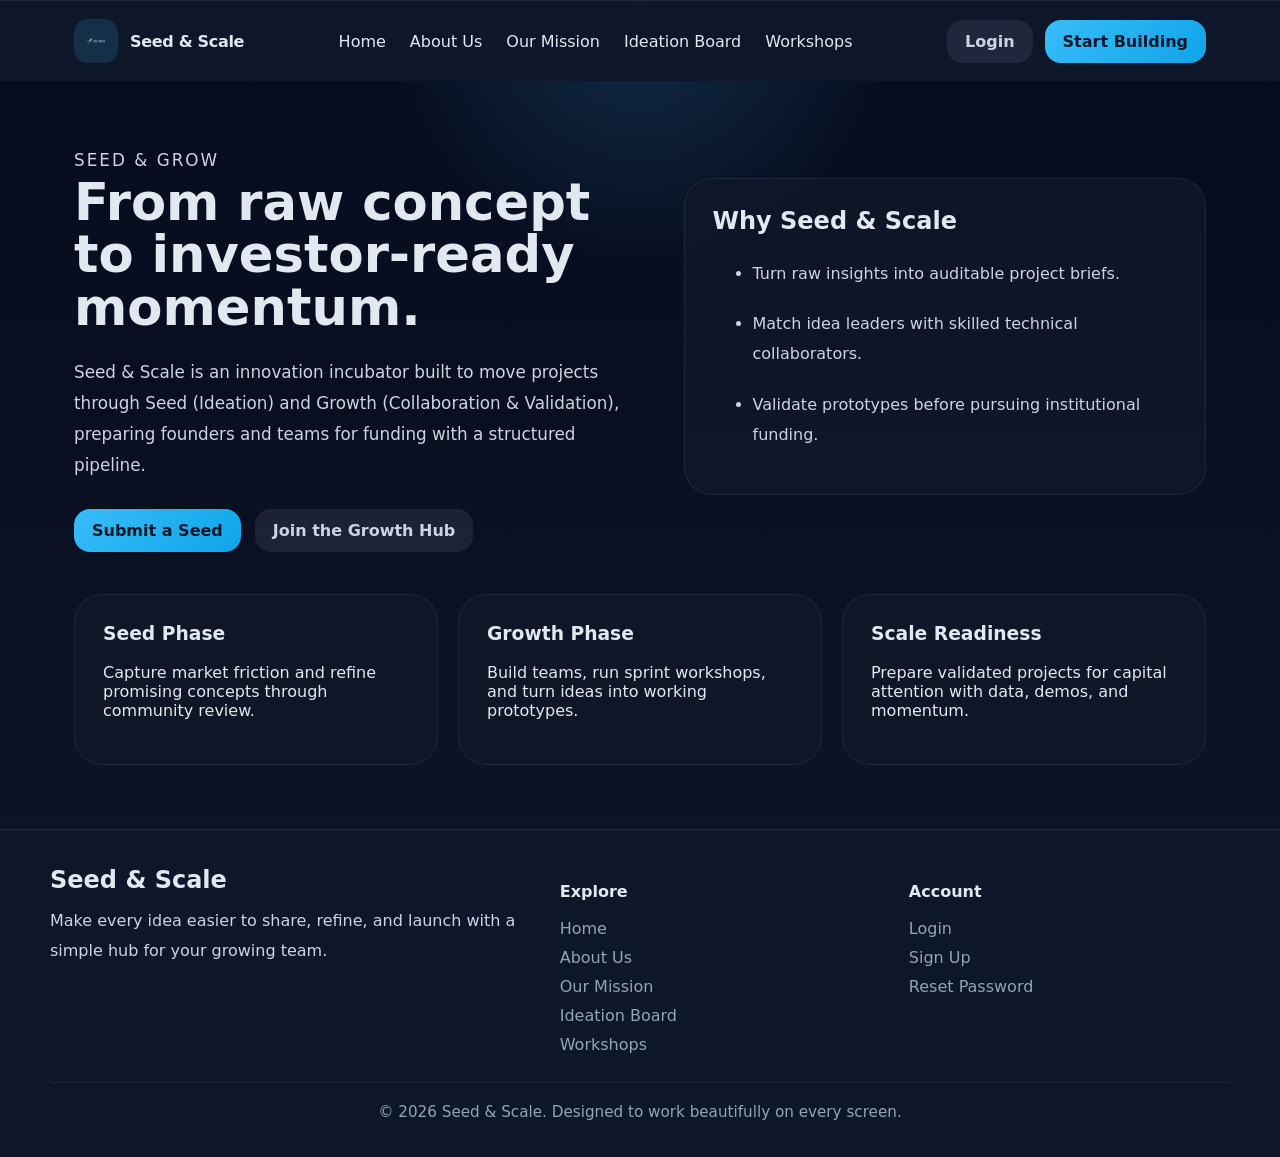
<file: index.html>
﻿<!DOCTYPE html>
<html lang="en">
<head>
  <meta charset="UTF-8" />
  <meta name="viewport" content="width=device-width, initial-scale=1.0" />
  <title>Seed & Scale | Grow your ideas</title>
  <link rel="stylesheet" href="Style/style.css" />
</head>
<body>
  <header class="site-header">
    <div class="header-container">
      <a href="index.html" class="logo-container">
        <img src="Media/logo.png" alt="Seed & Scale logo" class="site-logo" />
        <span class="brand-name">Seed & Scale</span>
      </a>
      <nav class="site-nav" aria-label="Primary navigation">
        <ul>
          <li><a href="index.html">Home</a></li>
          <li><a href="pages/about.html">About Us</a></li>
          <li><a href="pages/our_mission.html">Our Mission</a></li>
          <li><a href="pages/ideation-board.html">Ideation Board</a></li>
          <li><a href="pages/workshops.html">Workshops</a></li>
        </ul>
      </nav>
      <div class="auth-group">
        <a href="pages/login.html" class="btn-text">Login</a>
        <a href="pages/signup.html" class="btn-cta">Start Building</a>
      </div>
      <button class="hamburger" type="button" aria-label="Toggle navigation">
        <span class="bar"></span>
        <span class="bar"></span>
        <span class="bar"></span>
      </button>
    </div>
  </header>

  <main class="page-content">
    <section class="hero">
      <div class="hero-copy">
        <p class="eyebrow">Seed & Grow</p>
        <h1>From raw concept to investor-ready momentum.</h1>
        <p>Seed & Scale is an innovation incubator built to move projects through Seed (Ideation) and Growth (Collaboration & Validation), preparing founders and teams for funding with a structured pipeline.</p>
        <div class="hero-actions">
          <a href="pages/ideation-board.html" class="btn-cta">Submit a Seed</a>
          <a href="pages/workshops.html" class="btn-text">Join the Growth Hub</a>
        </div>
      </div>
      <div class="hero-card">
        <h2>Why Seed & Scale</h2>
        <ul class="section-deck">
          <li>Turn raw insights into auditable project briefs.</li>
          <li>Match idea leaders with skilled technical collaborators.</li>
          <li>Validate prototypes before pursuing institutional funding.</li>
        </ul>
      </div>
    </section>

    <section class="feature-grid">
      <article class="feature-card">
        <h3>Seed Phase</h3>
        <p>Capture market friction and refine promising concepts through community review.</p>
      </article>
      <article class="feature-card">
        <h3>Growth Phase</h3>
        <p>Build teams, run sprint workshops, and turn ideas into working prototypes.</p>
      </article>
      <article class="feature-card">
        <h3>Scale Readiness</h3>
        <p>Prepare validated projects for capital attention with data, demos, and momentum.</p>
      </article>
    </section>
  </main>

  <footer class="site-footer">
    <div class="footer-grid">
      <div class="footer-brand">
        <h2>Seed & Scale</h2>
        <p>Make every idea easier to share, refine, and launch with a simple hub for your growing team.</p>
      </div>
      <div class="footer-links">
        <h3>Explore</h3>
        <ul>
          <li><a href="index.html">Home</a></li>
          <li><a href="pages/about.html">About Us</a></li>
          <li><a href="pages/our_mission.html">Our Mission</a></li>
          <li><a href="pages/ideation-board.html">Ideation Board</a></li>
          <li><a href="pages/workshops.html">Workshops</a></li>
        </ul>
      </div>
      <div class="footer-links">
        <h3>Account</h3>
        <ul>
          <li><a href="pages/login.html">Login</a></li>
          <li><a href="pages/signup.html">Sign Up</a></li>
          <li><a href="pages/forgot_password.html">Reset Password</a></li>
        </ul>
      </div>
    </div>
    <p class="footer-copy">© 2026 Seed & Scale. Designed to work beautifully on every screen.</p>
  </footer>

  <script src="JavaScripts/main.js"></script>
</body>
</html>
</file>
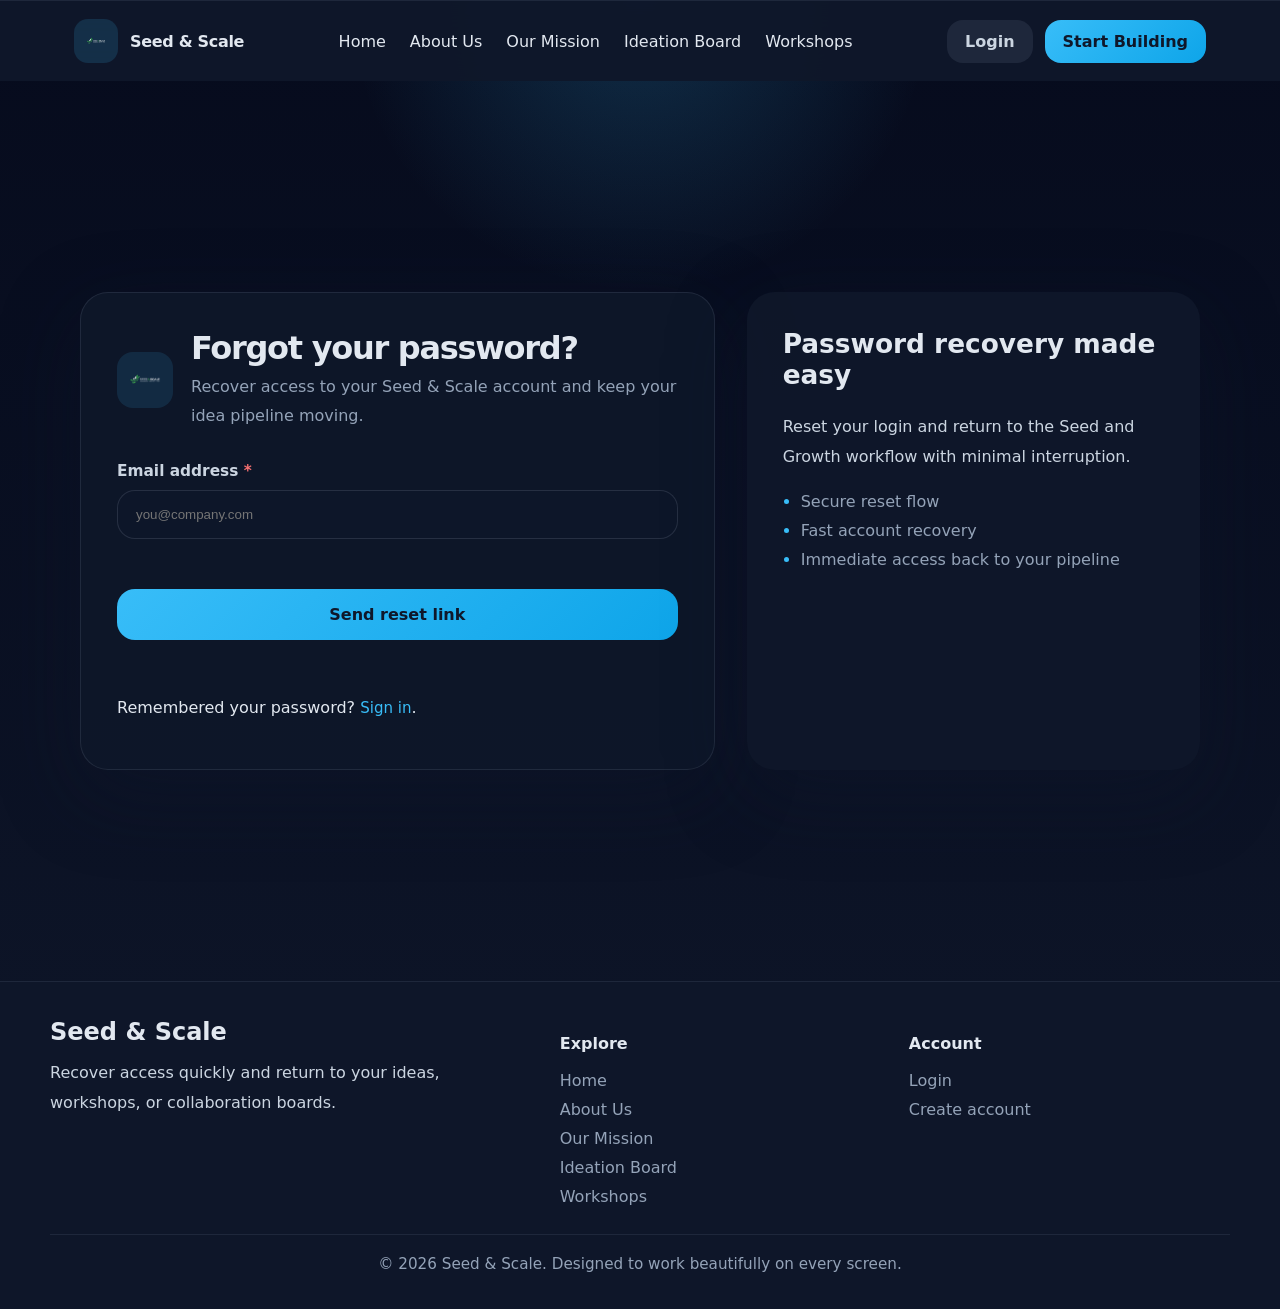
<file: pages/forgot_password.html>
﻿<!DOCTYPE html>
<html lang="en">
<head>
  <meta charset="UTF-8" />
  <meta name="viewport" content="width=device-width, initial-scale=1.0" />
  <title>Forgot Password | Seed & Scale</title>
  <link rel="stylesheet" href="../Style/style.css" />
</head>
<body>
  <header class="site-header">
    <div class="header-container">
      <a href="../index.html" class="logo-container">
        <img src="../Media/logo.png" alt="Seed & Scale logo" class="site-logo" />
        <span class="brand-name">Seed & Scale</span>
      </a>
      <nav class="site-nav" aria-label="Primary navigation">
        <ul>
          <li><a href="../index.html">Home</a></li>
          <li><a href="about.html">About Us</a></li>
          <li><a href="our_mission.html">Our Mission</a></li>
          <li><a href="ideation-board.html">Ideation Board</a></li>
          <li><a href="workshops.html">Workshops</a></li>
        </ul>
      </nav>
      <div class="auth-group">
        <a href="login.html" class="btn-text">Login</a>
        <a href="signup.html" class="btn-cta">Start Building</a>
      </div>
      <button class="hamburger" type="button" aria-label="Toggle navigation">
        <span class="bar"></span>
        <span class="bar"></span>
        <span class="bar"></span>
      </button>
    </div>
  </header>

  <div class="page-shell">
    <main class="login-page">
      <section class="login-panel">
        <div class="login-brand">
          <img src="../Media/logo.png" alt="Seed & Scale logo" class="brand-logo" />
          <div>
            <h1>Forgot your password?</h1>
            <p>Recover access to your Seed & Scale account and keep your idea pipeline moving.</p>
          </div>
        </div>

        <form id="forgotForm" class="login-form" novalidate>
          <div class="field-group">
            <label for="resetEmail" class="required">Email address</label>
            <input id="resetEmail" name="resetEmail" type="email" placeholder="you@company.com" autocomplete="email" required />
            <span class="field-error" id="resetEmailError"></span>
          </div>

          <button type="submit" class="primary-button">Send reset link</button>
          <p class="submit-message" id="resetMessage"></p>
        </form>

        <p class="bottom-note">
          Remembered your password? <a class="text-link" href="login.html">Sign in</a>.
        </p>
      </section>

      <aside class="login-sidecard">
        <div class="sidecard-content">
          <h2>Password recovery made easy</h2>
          <p>Reset your login and return to the Seed and Growth workflow with minimal interruption.</p>
          <ul>
            <li>Secure reset flow</li>
            <li>Fast account recovery</li>
            <li>Immediate access back to your pipeline</li>
          </ul>
        </div>
      </aside>
    </main>
  </div>

  <footer class="site-footer">
    <div class="footer-grid">
      <div class="footer-brand">
        <h2>Seed & Scale</h2>
        <p>Recover access quickly and return to your ideas, workshops, or collaboration boards.</p>
      </div>
      <div class="footer-links">
        <h3>Explore</h3>
        <ul>
          <li><a href="../index.html">Home</a></li>
          <li><a href="about.html">About Us</a></li>
          <li><a href="our_mission.html">Our Mission</a></li>
          <li><a href="ideation-board.html">Ideation Board</a></li>
          <li><a href="workshops.html">Workshops</a></li>
        </ul>
      </div>
      <div class="footer-links">
        <h3>Account</h3>
        <ul>
          <li><a href="login.html">Login</a></li>
          <li><a href="signup.html">Create account</a></li>
        </ul>
      </div>
    </div>
    <p class="footer-copy">© 2026 Seed & Scale. Designed to work beautifully on every screen.</p>
  </footer>

  <script src="../JavaScripts/main.js"></script>
</body>
</html>
</file>
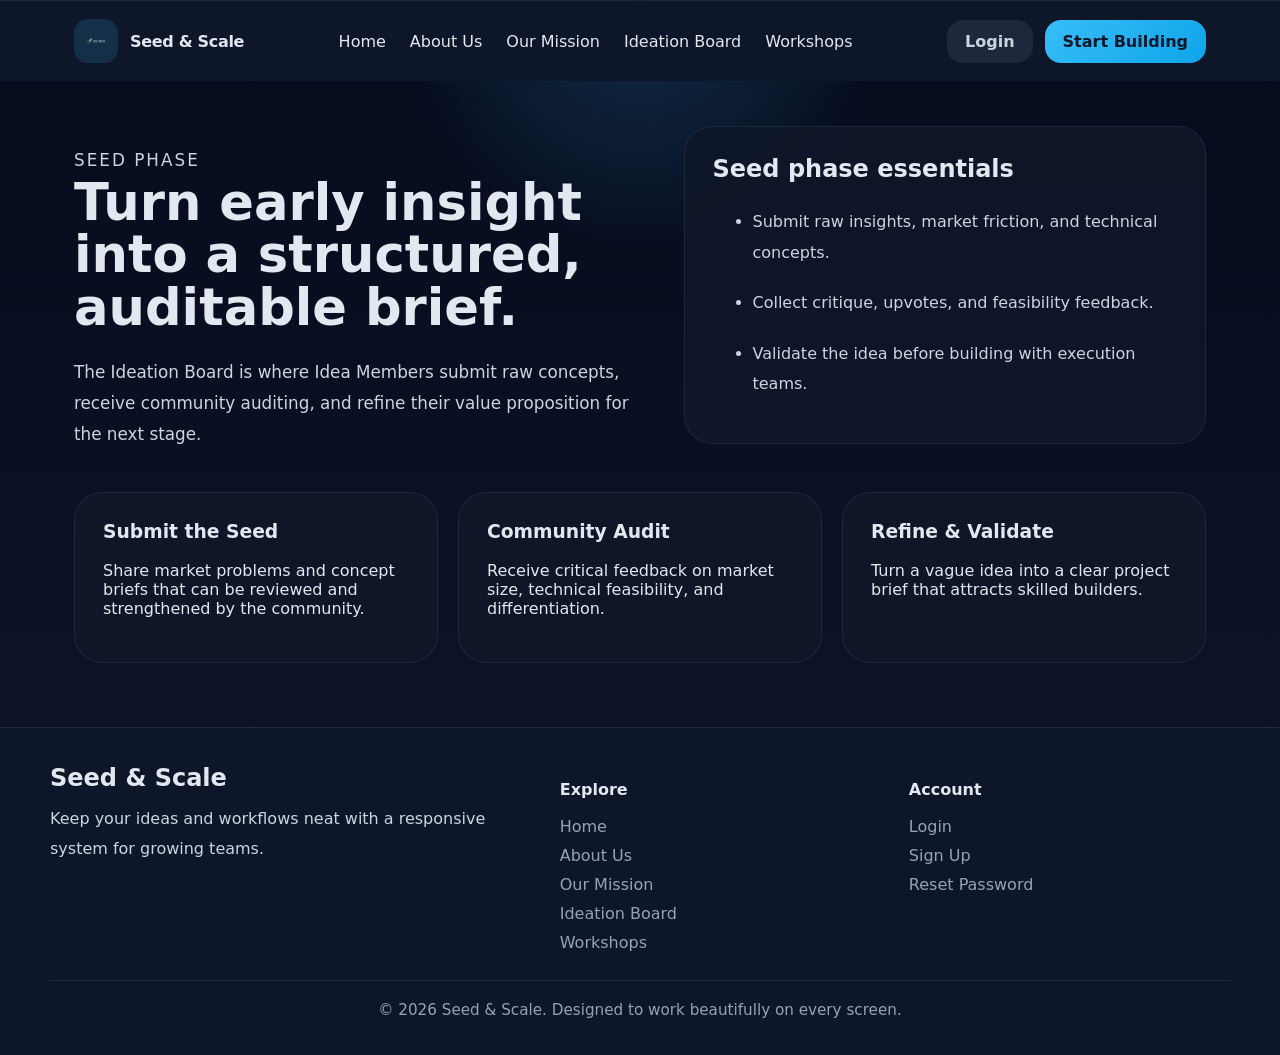
<file: pages/ideation-board.html>
﻿<!DOCTYPE html>
<html lang="en">
<head>
  <meta charset="UTF-8" />
  <meta name="viewport" content="width=device-width, initial-scale=1.0" />
  <title>Idea Board | Seed & Scale</title>
  <link rel="stylesheet" href="../Style/style.css" />
</head>
<body>
  <header class="site-header">
    <div class="header-container">
      <a href="../index.html" class="logo-container">
        <img src="../Media/logo.png" alt="Seed & Scale logo" class="site-logo" />
        <span class="brand-name">Seed & Scale</span>
      </a>
      <nav class="site-nav" aria-label="Primary navigation">
        <ul>
          <li><a href="../index.html">Home</a></li>
          <li><a href="about.html">About Us</a></li>
          <li><a href="our_mission.html">Our Mission</a></li>
          <li><a href="ideation-board.html">Ideation Board</a></li>
          <li><a href="workshops.html">Workshops</a></li>
        </ul>
      </nav>
      <div class="auth-group">
        <a href="login.html" class="btn-text">Login</a>
        <a href="signup.html" class="btn-cta">Start Building</a>
      </div>
      <button class="hamburger" type="button" aria-label="Toggle navigation">
        <span class="bar"></span>
        <span class="bar"></span>
        <span class="bar"></span>
      </button>
    </div>
  </header>

  <main class="page-content">
    <section class="hero">
      <div class="hero-copy">
        <p class="eyebrow">Seed Phase</p>
        <h1>Turn early insight into a structured, auditable brief.</h1>
        <p>The Ideation Board is where Idea Members submit raw concepts, receive community auditing, and refine their value proposition for the next stage.</p>
      </div>
      <div class="hero-card">
        <h2>Seed phase essentials</h2>
        <ul class="section-deck">
          <li>Submit raw insights, market friction, and technical concepts.</li>
          <li>Collect critique, upvotes, and feasibility feedback.</li>
          <li>Validate the idea before building with execution teams.</li>
        </ul>
      </div>
    </section>

    <section class="feature-grid">
      <article class="feature-card">
        <h3>Submit the Seed</h3>
        <p>Share market problems and concept briefs that can be reviewed and strengthened by the community.</p>
      </article>
      <article class="feature-card">
        <h3>Community Audit</h3>
        <p>Receive critical feedback on market size, technical feasibility, and differentiation.</p>
      </article>
      <article class="feature-card">
        <h3>Refine & Validate</h3>
        <p>Turn a vague idea into a clear project brief that attracts skilled builders.</p>
      </article>
    </section>
  </main>

  <footer class="site-footer">
    <div class="footer-grid">
      <div class="footer-brand">
        <h2>Seed & Scale</h2>
        <p>Keep your ideas and workflows neat with a responsive system for growing teams.</p>
      </div>
      <div class="footer-links">
        <h3>Explore</h3>
        <ul>
          <li><a href="../index.html">Home</a></li>
          <li><a href="about.html">About Us</a></li>
          <li><a href="our_mission.html">Our Mission</a></li>
          <li><a href="ideation-board.html">Ideation Board</a></li>
          <li><a href="workshops.html">Workshops</a></li>
        </ul>
      </div>
      <div class="footer-links">
        <h3>Account</h3>
        <ul>
          <li><a href="login.html">Login</a></li>
          <li><a href="signup.html">Sign Up</a></li>
          <li><a href="forgot_password.html">Reset Password</a></li>
        </ul>
      </div>
    </div>
    <p class="footer-copy">© 2026 Seed & Scale. Designed to work beautifully on every screen.</p>
  </footer>

  <script src="../JavaScripts/main.js"></script>
</body>
</html>
</file>
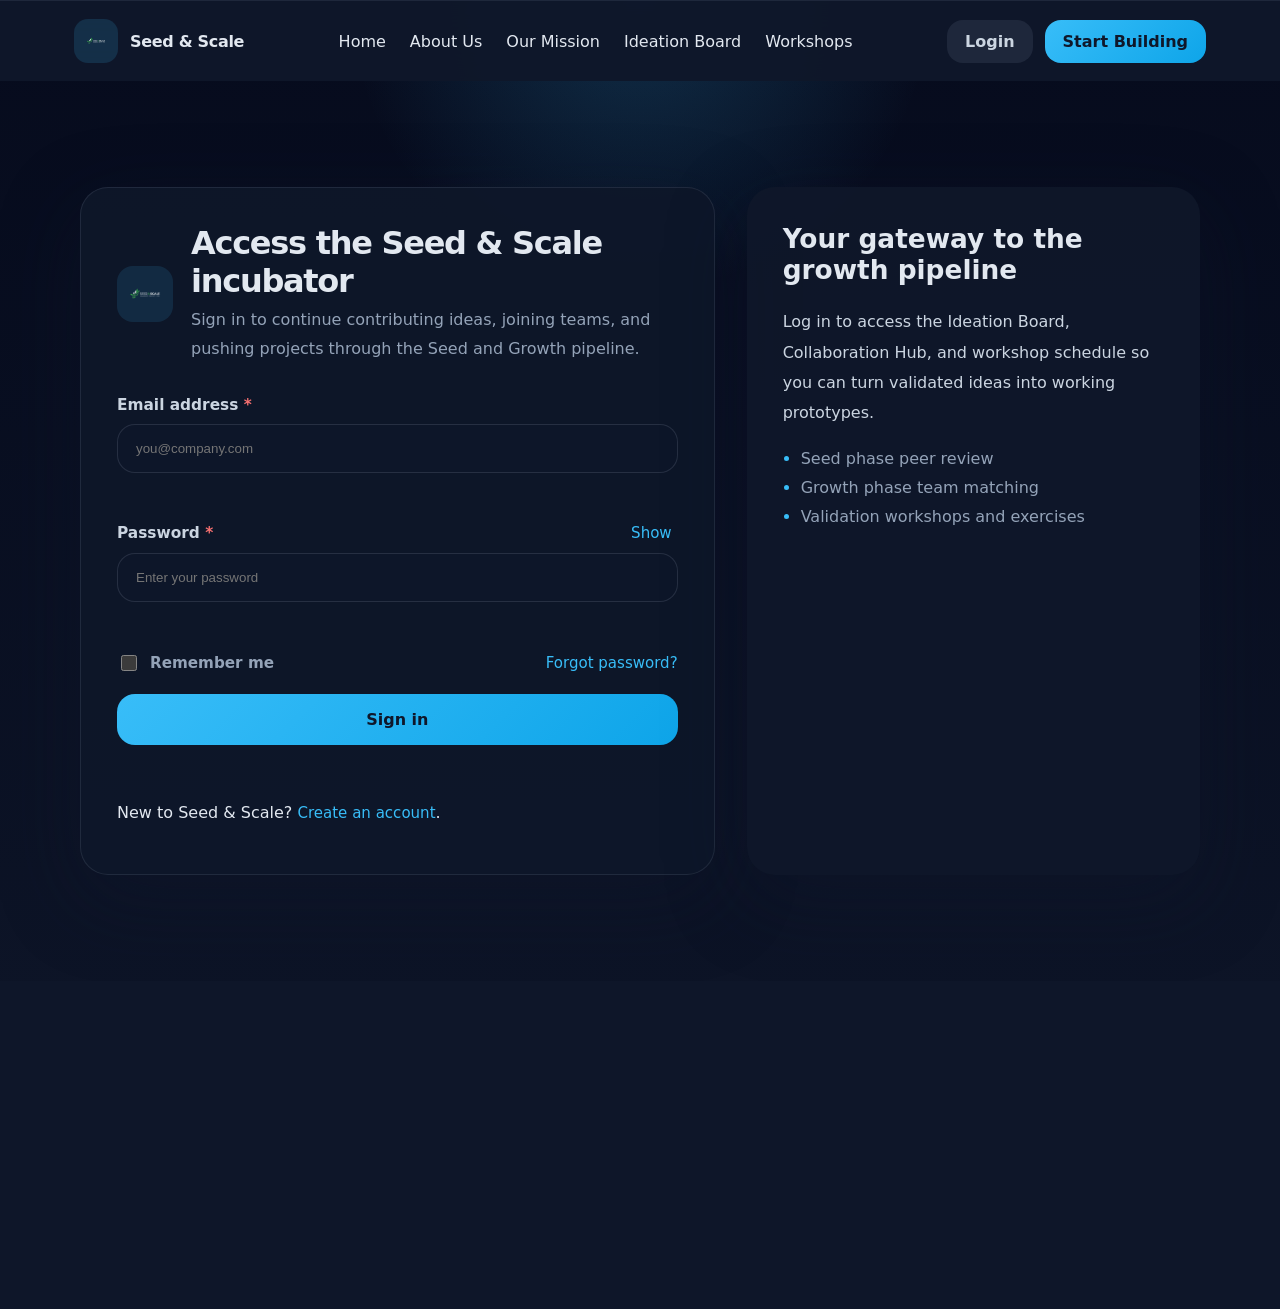
<file: pages/login.html>
﻿<!DOCTYPE html>
<html lang="en">
<head>
  <meta charset="UTF-8" />
  <meta name="viewport" content="width=device-width, initial-scale=1.0" />
  <title>Login | Seed & Scale</title>
  <link rel="stylesheet" href="../Style/style.css" />
</head>
<body>
  <header class="site-header">
    <div class="header-container">
      <a href="../index.html" class="logo-container">
        <img src="../Media/logo.png" alt="Seed & Scale logo" class="site-logo" />
        <span class="brand-name">Seed & Scale</span>
      </a>
      <nav class="site-nav" aria-label="Primary navigation">
        <ul>
          <li><a href="../index.html">Home</a></li>
          <li><a href="about.html">About Us</a></li>
          <li><a href="our_mission.html">Our Mission</a></li>
          <li><a href="ideation-board.html">Ideation Board</a></li>
          <li><a href="workshops.html">Workshops</a></li>
        </ul>
      </nav>
      <div class="auth-group">
        <a href="login.html" class="btn-text">Login</a>
        <a href="signup.html" class="btn-cta">Start Building</a>
      </div>
      <button class="hamburger" type="button" aria-label="Toggle navigation">
        <span class="bar"></span>
        <span class="bar"></span>
        <span class="bar"></span>
      </button>
    </div>
  </header>

  <div class="page-shell">
    <main class="login-page">
      <section class="login-panel">
        <div class="login-brand">
          <img src="../Media/logo.png" alt="Seed & Scale logo" class="brand-logo" />
          <div>
            <h1>Access the Seed & Scale incubator</h1>
            <p>Sign in to continue contributing ideas, joining teams, and pushing projects through the Seed and Growth pipeline.</p>
          </div>
        </div>

        <form id="loginForm" class="login-form" novalidate>
          <div class="field-group">
            <label for="email" class="required">Email address</label>
            <input id="email" name="email" type="email" placeholder="you@company.com" autocomplete="username" required />
            <span class="field-error" id="emailError"></span>
          </div>

          <div class="field-group">
            <div class="field-label-row">
              <label for="password" class="required">Password</label>
              <button type="button" class="link-button" id="togglePassword">Show</button>
            </div>
            <input id="password" name="password" type="password" placeholder="Enter your password" autocomplete="current-password" required />
            <span class="field-error" id="passwordError"></span>
          </div>

          <div class="form-meta">
            <label class="checkbox-label">
              <input type="checkbox" id="remember" name="remember" />
              Remember me
            </label>
            <a href="forgot_password.html" class="text-link">Forgot password?</a>
          </div>

          <button type="submit" class="primary-button">Sign in</button>
          <p class="submit-message" id="submitMessage"></p>
        </form>

        <p class="bottom-note">
          New to Seed & Scale? <a class="text-link" href="signup.html">Create an account</a>.
        </p>
      </section>

      <aside class="login-sidecard">
        <div class="sidecard-content">
          <h2>Your gateway to the growth pipeline</h2>
          <p>Log in to access the Ideation Board, Collaboration Hub, and workshop schedule so you can turn validated ideas into working prototypes.</p>
          <ul>
            <li>Seed phase peer review</li>
            <li>Growth phase team matching</li>
            <li>Validation workshops and exercises</li>
          </ul>
        </div>
      </aside>
    </main>
  </div>

  <footer class="site-footer">
    <div class="footer-grid">
      <div class="footer-brand">
        <h2>Seed & Scale</h2>
        <p>Login and continue building your board, attending workshops, or refining ideas.</p>
      </div>
      <div class="footer-links">
        <h3>Explore</h3>
        <ul>
          <li><a href="../index.html">Home</a></li>
          <li><a href="about.html">About Us</a></li>
          <li><a href="our_mission.html">Our Mission</a></li>
          <li><a href="ideation-board.html">Ideation Board</a></li>
          <li><a href="workshops.html">Workshops</a></li>
        </ul>
      </div>
      <div class="footer-links">
        <h3>Need help?</h3>
        <ul>
          <li><a href="forgot_password.html">Reset Password</a></li>
          <li><a href="signup.html">Create account</a></li>
        </ul>
      </div>
    </div>
    <p class="footer-copy">© 2026 Seed & Scale. Designed to work beautifully on every screen.</p>
  </footer>

  <script src="../JavaScripts/main.js"></script>
</body>
</html>
</file>
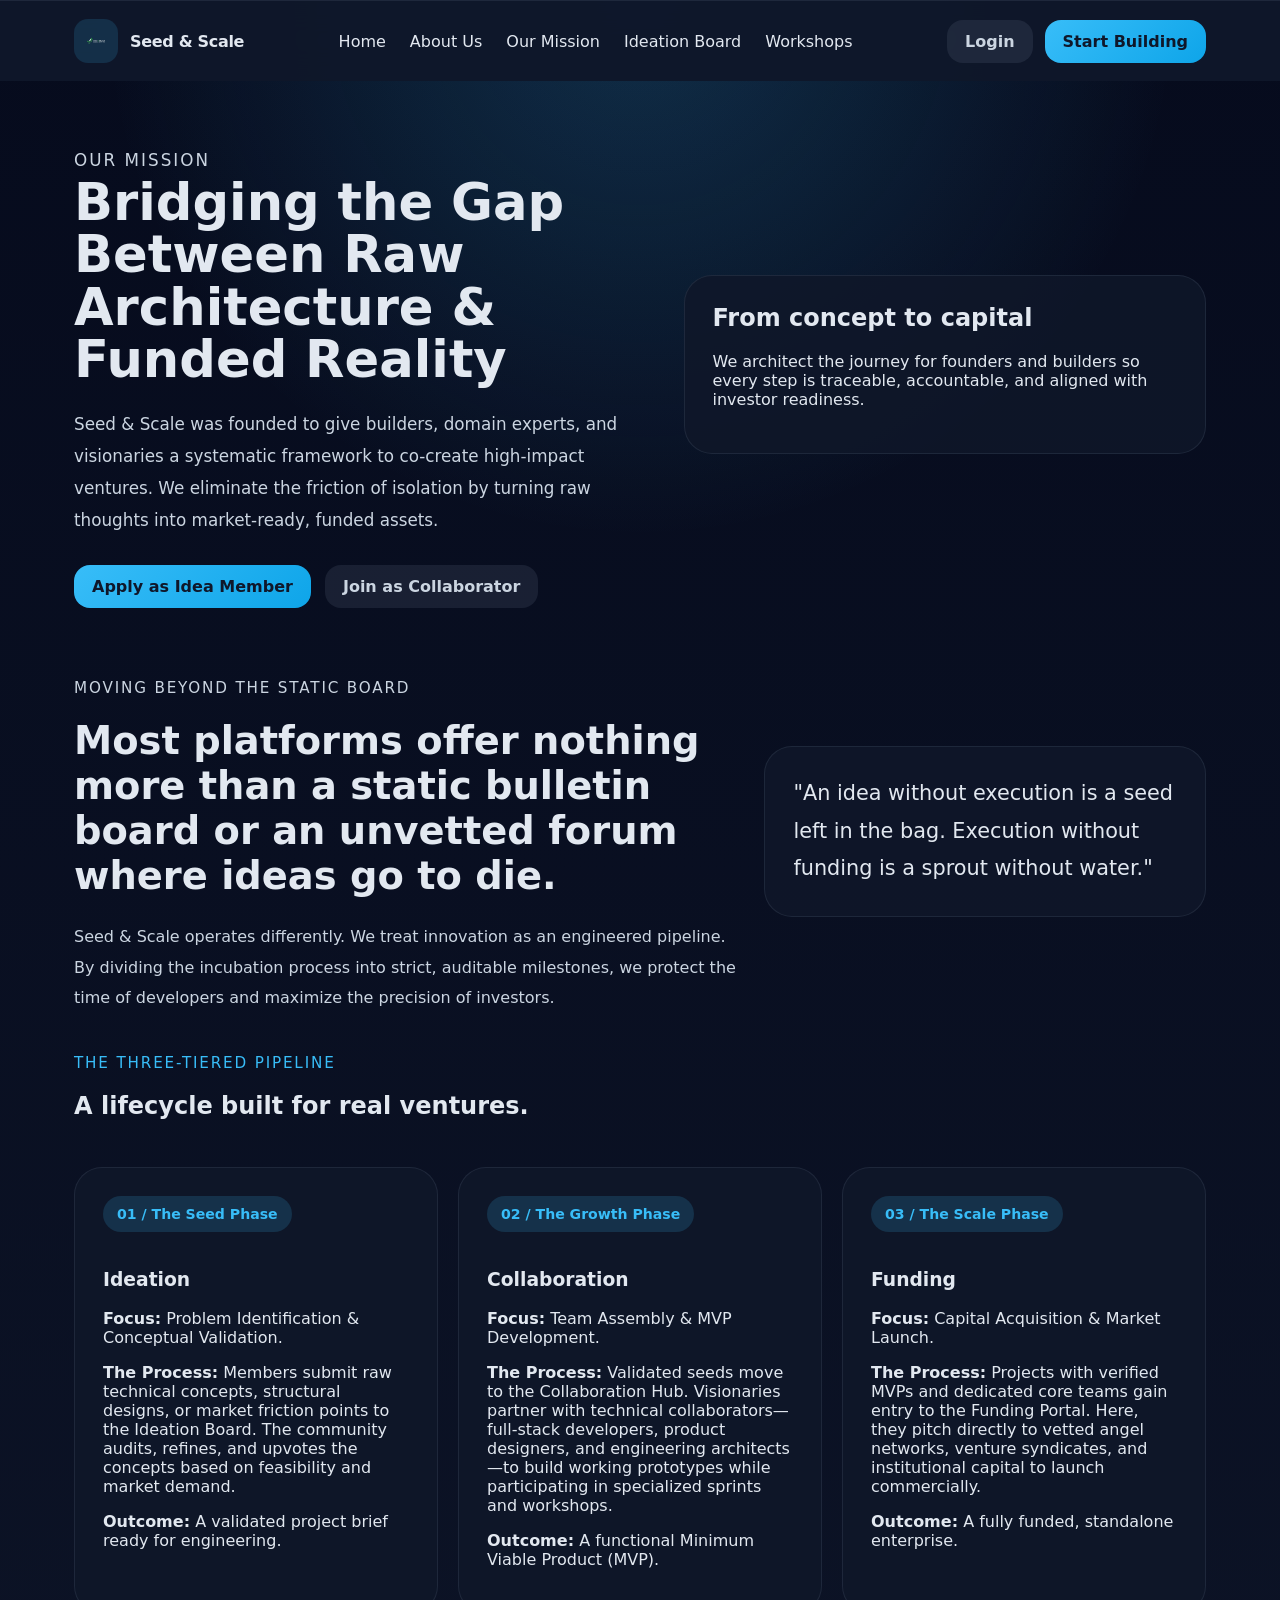
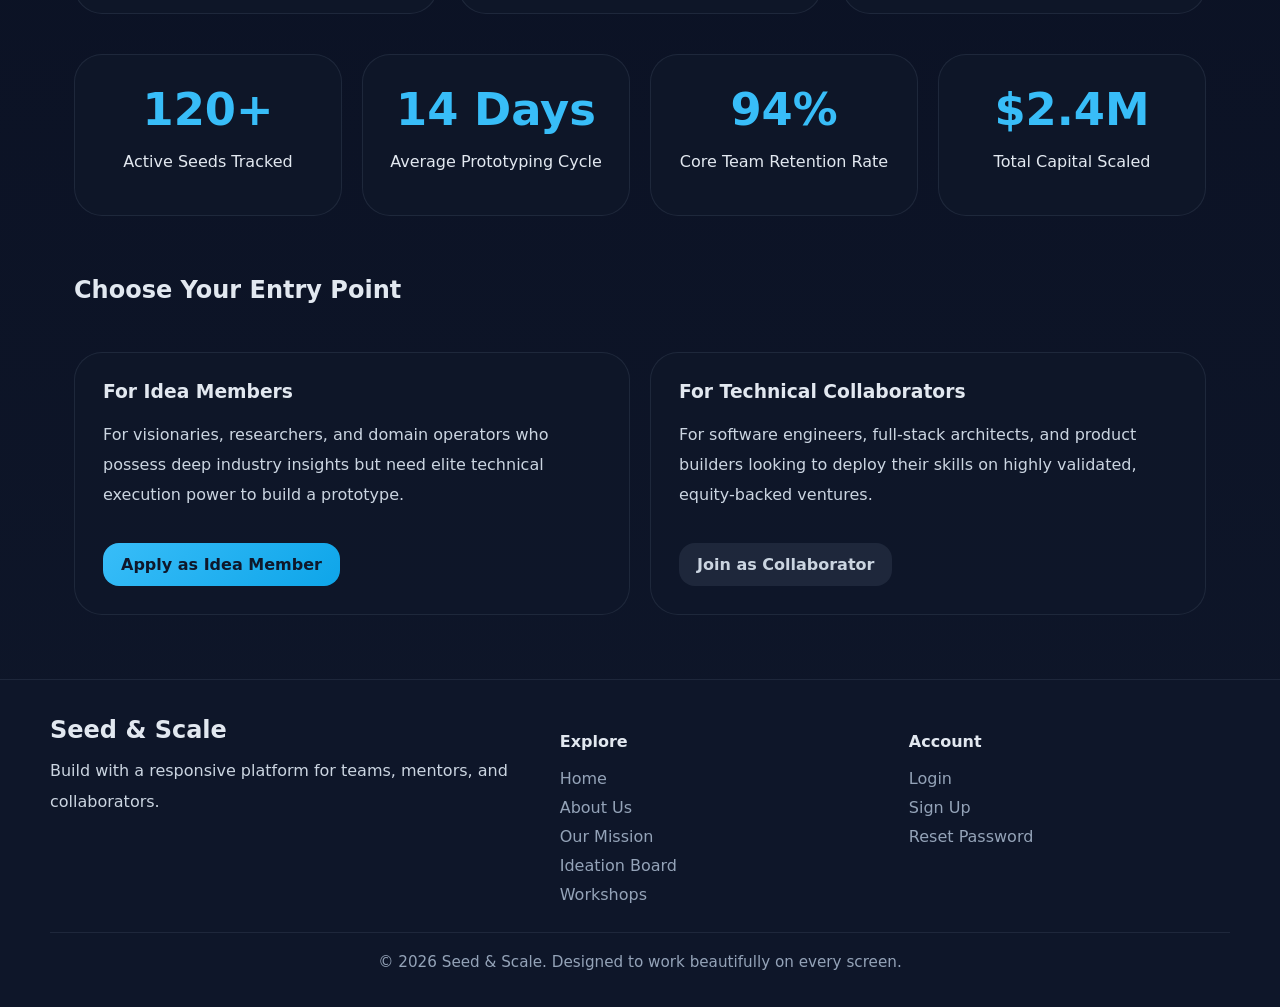
<file: pages/our_mission.html>
<!DOCTYPE html>
<html lang="en">
<head>
  <meta charset="UTF-8" />
  <meta name="viewport" content="width=device-width, initial-scale=1.0" />
  <title>Our Mission | Seed & Scale</title>
  <link rel="stylesheet" href="../Style/style.css" />
</head>
<body>
  <header class="site-header">
    <div class="header-container">
      <a href="../index.html" class="logo-container">
        <img src="../Media/logo.png" alt="Seed & Scale logo" class="site-logo" />
        <span class="brand-name">Seed & Scale</span>
      </a>
      <nav class="site-nav" aria-label="Primary navigation">
        <ul>
          <li><a href="../index.html">Home</a></li>
          <li><a href="about.html">About Us</a></li>
          <li><a href="our_mission.html">Our Mission</a></li>
          <li><a href="ideation-board.html">Ideation Board</a></li>
          <li><a href="workshops.html">Workshops</a></li>
        </ul>
      </nav>
      <div class="auth-group">
        <a href="login.html" class="btn-text">Login</a>
        <a href="signup.html" class="btn-cta">Start Building</a>
      </div>
      <button class="hamburger" type="button" aria-label="Toggle navigation">
        <span class="bar"></span>
        <span class="bar"></span>
        <span class="bar"></span>
      </button>
    </div>
  </header>

  <main class="page-content">
    <section class="hero">
      <div class="hero-copy">
        <p class="eyebrow">OUR MISSION</p>
        <h1>Bridging the Gap Between Raw Architecture & Funded Reality</h1>
        <p class="hero-lead">Seed & Scale was founded to give builders, domain experts, and visionaries a systematic framework to co-create high-impact ventures. We eliminate the friction of isolation by turning raw thoughts into market-ready, funded assets.</p>
        <div class="hero-actions">
          <a href="signup.html" class="btn-cta">Apply as Idea Member</a>
          <a href="login.html" class="btn-text">Join as Collaborator</a>
        </div>
      </div>
      <div class="hero-card">
        <h2>From concept to capital</h2>
        <p>We architect the journey for founders and builders so every step is traceable, accountable, and aligned with investor readiness.</p>
      </div>
    </section>

    <section class="philosophy-section">
      <div class="philosophy-text">
        <p class="eyebrow">Moving Beyond the Static Board</p>
        <h2>Most platforms offer nothing more than a static bulletin board or an unvetted forum where ideas go to die.</h2>
        <p>Seed & Scale operates differently. We treat innovation as an engineered pipeline. By dividing the incubation process into strict, auditable milestones, we protect the time of developers and maximize the precision of investors.</p>
      </div>
      <div class="quote-card">
        <p class="quote">"An idea without execution is a seed left in the bag. Execution without funding is a sprout without water."</p>
      </div>
    </section>

    <section class="pipeline-section">
      <div class="section-headline">
        <p class="eyebrow">The Three-Tiered Pipeline</p>
        <h2>A lifecycle built for real ventures.</h2>
      </div>
      <div class="pipeline-grid">
        <article class="pipeline-card">
          <span class="pipeline-step">01 / The Seed Phase</span>
          <h3>Ideation</h3>
          <p><strong>Focus:</strong> Problem Identification & Conceptual Validation.</p>
          <p><strong>The Process:</strong> Members submit raw technical concepts, structural designs, or market friction points to the Ideation Board. The community audits, refines, and upvotes the concepts based on feasibility and market demand.</p>
          <p><strong>Outcome:</strong> A validated project brief ready for engineering.</p>
        </article>
        <article class="pipeline-card">
          <span class="pipeline-step">02 / The Growth Phase</span>
          <h3>Collaboration</h3>
          <p><strong>Focus:</strong> Team Assembly & MVP Development.</p>
          <p><strong>The Process:</strong> Validated seeds move to the Collaboration Hub. Visionaries partner with technical collaborators—full-stack developers, product designers, and engineering architects—to build working prototypes while participating in specialized sprints and workshops.</p>
          <p><strong>Outcome:</strong> A functional Minimum Viable Product (MVP).</p>
        </article>
        <article class="pipeline-card">
          <span class="pipeline-step">03 / The Scale Phase</span>
          <h3>Funding</h3>
          <p><strong>Focus:</strong> Capital Acquisition & Market Launch.</p>
          <p><strong>The Process:</strong> Projects with verified MVPs and dedicated core teams gain entry to the Funding Portal. Here, they pitch directly to vetted angel networks, venture syndicates, and institutional capital to launch commercially.</p>
          <p><strong>Outcome:</strong> A fully funded, standalone enterprise.</p>
        </article>
      </div>
    </section>

    <section class="metrics-section">
      <div class="stats-grid">
        <article class="metric-card">
          <p class="stat-value">120+</p>
          <p>Active Seeds Tracked</p>
        </article>
        <article class="metric-card">
          <p class="stat-value">14 Days</p>
          <p>Average Prototyping Cycle</p>
        </article>
        <article class="metric-card">
          <p class="stat-value">94%</p>
          <p>Core Team Retention Rate</p>
        </article>
        <article class="metric-card">
          <p class="stat-value">$2.4M</p>
          <p>Total Capital Scaled</p>
        </article>
      </div>
    </section>

    <section class="cta-section">
      <div class="section-headline">
        <h2>Choose Your Entry Point</h2>
      </div>
      <div class="cta-grid">
        <article class="cohort-card">
          <h3>For Idea Members</h3>
          <p>For visionaries, researchers, and domain operators who possess deep industry insights but need elite technical execution power to build a prototype.</p>
          <a href="signup.html" class="btn-cta">Apply as Idea Member</a>
        </article>
        <article class="cohort-card">
          <h3>For Technical Collaborators</h3>
          <p>For software engineers, full-stack architects, and product builders looking to deploy their skills on highly validated, equity-backed ventures.</p>
          <a href="login.html" class="btn-text">Join as Collaborator</a>
        </article>
      </div>
    </section>
  </main>

  <footer class="site-footer">
    <div class="footer-grid">
      <div class="footer-brand">
        <h2>Seed & Scale</h2>
        <p>Build with a responsive platform for teams, mentors, and collaborators.</p>
      </div>
      <div class="footer-links">
        <h3>Explore</h3>
        <ul>
          <li><a href="../index.html">Home</a></li>
          <li><a href="about.html">About Us</a></li>
          <li><a href="our_mission.html">Our Mission</a></li>
          <li><a href="ideation-board.html">Ideation Board</a></li>
          <li><a href="workshops.html">Workshops</a></li>
        </ul>
      </div>
      <div class="footer-links">
        <h3>Account</h3>
        <ul>
          <li><a href="login.html">Login</a></li>
          <li><a href="signup.html">Sign Up</a></li>
          <li><a href="forgot_password.html">Reset Password</a></li>
        </ul>
      </div>
    </div>
    <p class="footer-copy">© 2026 Seed & Scale. Designed to work beautifully on every screen.</p>
  </footer>

  <script src="../JavaScripts/main.js"></script>
</body>
</html>
</file>
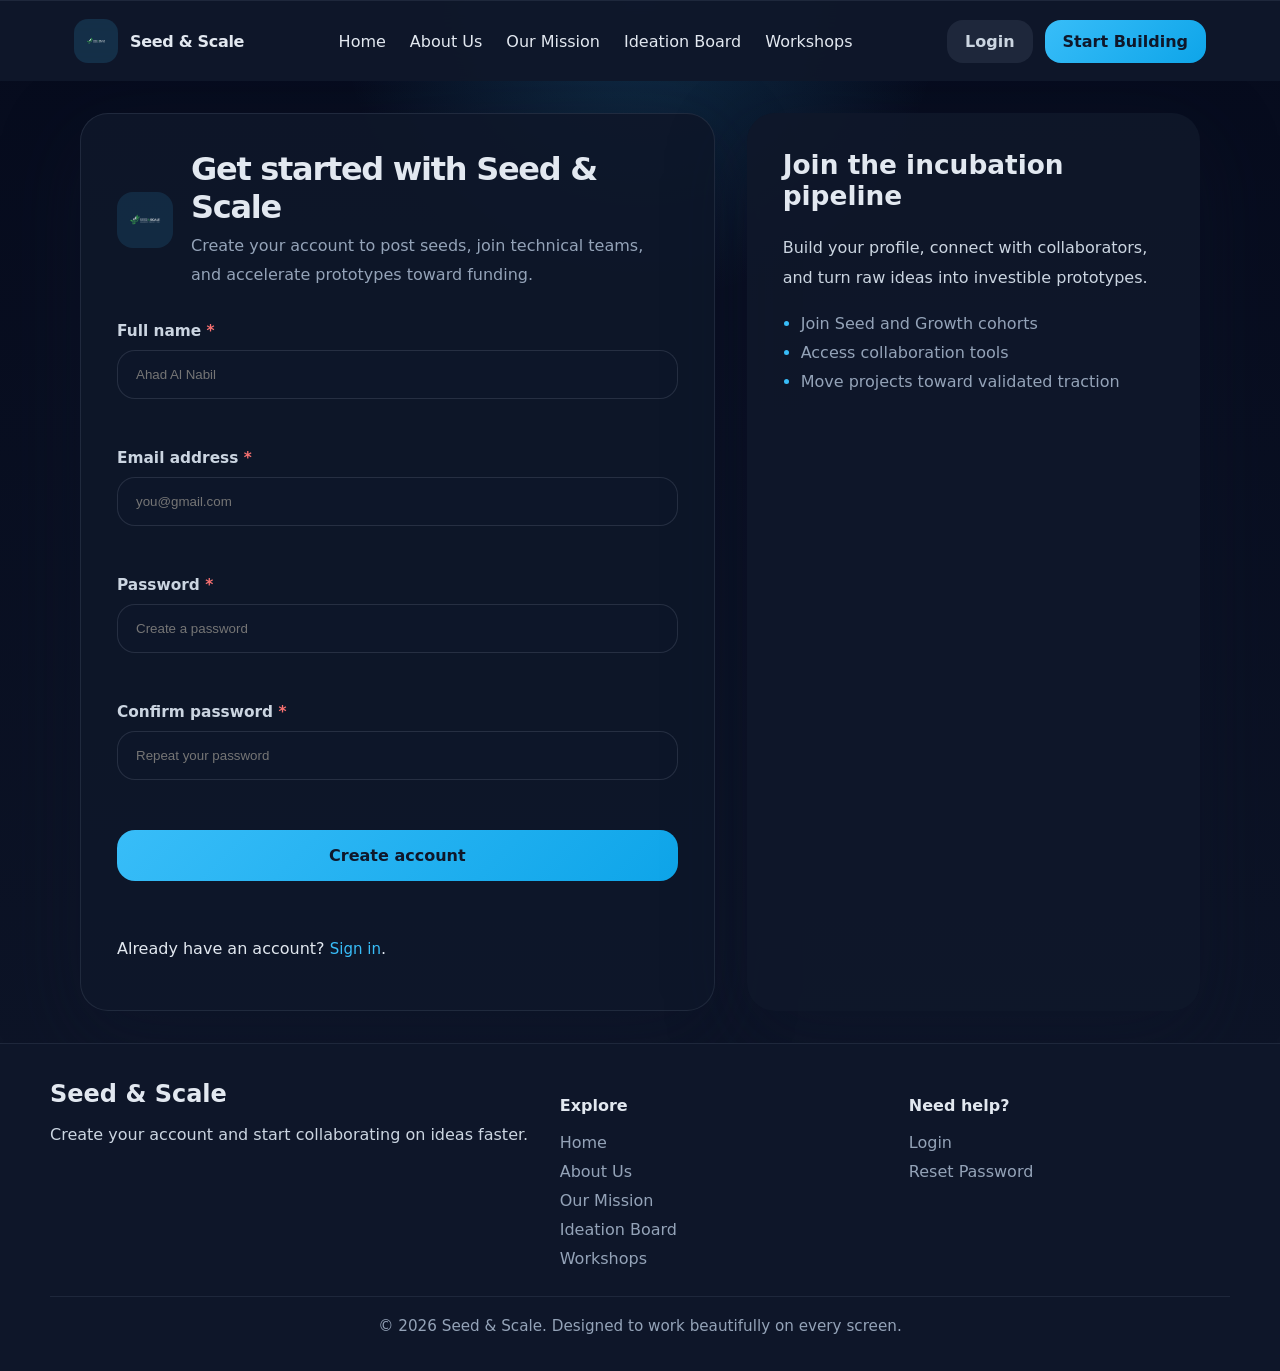
<file: pages/signup.html>
﻿<!DOCTYPE html>
<html lang="en">
<head>
  <meta charset="UTF-8" />
  <meta name="viewport" content="width=device-width, initial-scale=1.0" />
  <title>Sign Up | Seed & Scale</title>
  <link rel="stylesheet" href="../Style/style.css" />
</head>
<body>
  <header class="site-header">
    <div class="header-container">
      <a href="../index.html" class="logo-container">
        <img src="../Media/logo.png" alt="Seed & Scale logo" class="site-logo" />
        <span class="brand-name">Seed & Scale</span>
      </a>
      <nav class="site-nav" aria-label="Primary navigation">
        <ul>
          <li><a href="../index.html">Home</a></li>
          <li><a href="about.html">About Us</a></li>
          <li><a href="our_mission.html">Our Mission</a></li>
          <li><a href="ideation-board.html">Ideation Board</a></li>
          <li><a href="workshops.html">Workshops</a></li>
        </ul>
      </nav>
      <div class="auth-group">
        <a href="login.html" class="btn-text">Login</a>
        <a href="signup.html" class="btn-cta">Start Building</a>
      </div>
      <button class="hamburger" type="button" aria-label="Toggle navigation">
        <span class="bar"></span>
        <span class="bar"></span>
        <span class="bar"></span>
      </button>
    </div>
  </header>

  <div class="page-shell">
    <main class="login-page">
      <section class="login-panel">
        <div class="login-brand">
          <img src="../Media/logo.png" alt="Seed & Scale logo" class="brand-logo" />
          <div>
            <h1>Get started with Seed & Scale</h1>
            <p>Create your account to post seeds, join technical teams, and accelerate prototypes toward funding.</p>
          </div>
        </div>

        <form id="signupForm" class="login-form" novalidate>
          <div class="field-group">
            <label for="fullName" class="required">Full name</label>
            <input id="fullName" name="fullName" type="text" placeholder="Ahad Al Nabil" autocomplete="name" required />
            <span class="field-error" id="nameError"></span>
          </div>

          <div class="field-group">
            <label for="signupEmail" class="required">Email address</label>
            <input id="signupEmail" name="signupEmail" type="email" placeholder="you@gmail.com" autocomplete="email" required />
            <span class="field-error" id="signupEmailError"></span>
          </div>

          <div class="field-group">
            <label for="signupPassword" class="required">Password</label>
            <input id="signupPassword" name="signupPassword" type="password" placeholder="Create a password" autocomplete="new-password" required />
            <span class="field-error" id="signupPasswordError"></span>
          </div>

          <div class="field-group">
            <label for="confirmPassword" class="required">Confirm password</label>
            <input id="confirmPassword" name="confirmPassword" type="password" placeholder="Repeat your password" autocomplete="new-password" required />
            <span class="field-error" id="confirmPasswordError"></span>
          </div>

          <button type="submit" class="primary-button">Create account</button>
          <p class="submit-message" id="signupMessage"></p>
        </form>

        <p class="bottom-note">
          Already have an account? <a class="text-link" href="login.html">Sign in</a>.
        </p>
      </section>

      <aside class="login-sidecard">
        <div class="sidecard-content">
          <h2>Join the incubation pipeline</h2>
          <p>Build your profile, connect with collaborators, and turn raw ideas into investible prototypes.</p>
          <ul>
            <li>Join Seed and Growth cohorts</li>
            <li>Access collaboration tools</li>
            <li>Move projects toward validated traction</li>
          </ul>
        </div>
      </aside>
    </main>
  </div>

  <footer class="site-footer">
    <div class="footer-grid">
      <div class="footer-brand">
        <h2>Seed & Scale</h2>
        <p>Create your account and start collaborating on ideas faster.</p>
      </div>
      <div class="footer-links">
        <h3>Explore</h3>
        <ul>
          <li><a href="../index.html">Home</a></li>
          <li><a href="about.html">About Us</a></li>
          <li><a href="our_mission.html">Our Mission</a></li>
          <li><a href="ideation-board.html">Ideation Board</a></li>
          <li><a href="workshops.html">Workshops</a></li>
        </ul>
      </div>
      <div class="footer-links">
        <h3>Need help?</h3>
        <ul>
          <li><a href="login.html">Login</a></li>
          <li><a href="forgot_password.html">Reset Password</a></li>
        </ul>
      </div>
    </div>
    <p class="footer-copy">© 2026 Seed & Scale. Designed to work beautifully on every screen.</p>
  </footer>

  <script src="../JavaScripts/main.js"></script>
</body>
</html>
</file>
<file: Style/style.css>
﻿:root {
  color-scheme: dark;
  font-family: Inter, system-ui, -apple-system, BlinkMacSystemFont, "Segoe UI", sans-serif;
  background: #0f172a;
  color: #e2e8f0;
  font-size: 16px;
}

* {
  box-sizing: border-box;
}

html, body {
  margin: 0;
  min-height: 100%;
}

body {
  background: radial-gradient(circle at top, rgba(56, 189, 248, 0.2), transparent 20%),
              linear-gradient(180deg, #060b1d 0%, #0f172a 100%);
}

img {
  max-width: 100%;
  display: block;
}

button,
a {
  font: inherit;
}

.page-shell {
  min-height: 100vh;
  display: flex;
  align-items: center;
  justify-content: center;
  padding: 32px 20px;
}

.login-page {
  display: grid;
  grid-template-columns: 1.4fr 1fr;
  gap: 32px;
  width: min(1120px, 100%);
}

.login-panel,
.login-sidecard {
  border-radius: 28px;
  padding: 36px;
  background: rgba(15, 23, 42, 0.92);
  box-shadow: 0 24px 80px rgba(15, 23, 42, 0.35);
}

.login-panel {
  border: 1px solid rgba(148, 163, 184, 0.14);
}

.login-brand {
  display: flex;
  gap: 18px;
  align-items: center;
  margin-bottom: 32px;
}

.brand-logo {
  width: 56px;
  height: 56px;
  object-fit: contain;
  border-radius: 16px;
  background: rgba(56, 189, 248, 0.12);
  padding: 8px;
}

.login-brand h1 {
  margin: 0;
  font-size: clamp(2rem, 2.5vw, 2.6rem);
  letter-spacing: -0.04em;
}

.login-brand p {
  margin: 6px 0 0;
  color: #94a3b8;
  line-height: 1.8;
}

.login-form {
  display: grid;
  gap: 20px;
}

.field-group {
  display: grid;
  gap: 10px;
}

label {
  display: block;
  color: #cbd5e1;
  font-size: 0.96rem;
  font-weight: 600;
}

label.required::after {
  content: " *";
  color: #f87171;
}

input[type="text"],
input[type="email"],
input[type="password"] {
  width: 100%;
  border: 1px solid rgba(148, 163, 184, 0.18);
  border-radius: 18px;
  background: rgba(15, 23, 42, 0.7);
  color: #f8fafc;
  padding: 16px 18px;
  transition: border-color 0.2s ease, transform 0.2s ease;
}

input[type="text"]:focus,
input[type="email"]:focus,
input[type="password"]:focus {
  outline: none;
  border-color: rgba(56, 189, 248, 0.9);
  transform: translateY(-1px);
}

.field-label-row {
  display: flex;
  justify-content: space-between;
  align-items: center;
  gap: 12px;
}

.link-button,
.text-link {
  border: none;
  background: transparent;
  color: #38bdf8;
  font-size: 0.94rem;
  cursor: pointer;
  text-decoration: none;
}

.link-button:hover,
.text-link:hover {
  text-decoration: underline;
}

.field-error {
  min-height: 20px;
  color: #fb7185;
  font-size: 0.89rem;
}

.form-meta {
  display: flex;
  justify-content: space-between;
  align-items: center;
  flex-wrap: wrap;
  gap: 12px;
}

.checkbox-label {
  display: flex;
  align-items: center;
  gap: 10px;
  color: #94a3b8;
  font-size: 0.95rem;
}

.checkbox-label input {
  width: 16px;
  height: 16px;
  accent-color: #38bdf8;
}

.primary-button {
  width: 100%;
  border: none;
  border-radius: 18px;
  padding: 16px;
  background: linear-gradient(135deg, #38bdf8 0%, #0ea5e9 100%);
  color: #0f172a;
  font-weight: 700;
  cursor: pointer;
  transition: transform 0.2s ease, box-shadow 0.2s ease;
}

.primary-button:hover {
  transform: translateY(-2px);
  box-shadow: 0 18px 30px rgba(56, 189, 248, 0.25);
}

.submit-message {
  margin: 0;
  color: #94a3b8;
  min-height: 22px;
}

.login-sidecard h2 {
  margin-top: 0;
  font-size: 1.65rem;
}

.login-sidecard p {
  line-height: 1.9;
  color: #cbd5e1;
}

.login-sidecard ul {
  margin: 20px 0 0;
  padding-left: 18px;
  color: #94a3b8;
  display: grid;
  gap: 10px;
}

.login-sidecard li {
  position: relative;
}

.login-sidecard li::marker {
  color: #38bdf8;
}

.site-header,
.site-footer {
  width: 100%;
  border-top: 1px solid rgba(148, 163, 184, 0.12);
  background: rgba(15, 23, 42, 0.96);
  backdrop-filter: blur(16px);
}

.header-container,
.footer-grid,
.page-content {
  max-width: 1180px;
  margin: 0 auto;
}

.site-header .header-container {
  display: flex;
  align-items: center;
  justify-content: space-between;
  gap: 20px;
  padding: 18px 24px;
  position: relative;
}

.logo-container {
  display: inline-flex;
  align-items: center;
  gap: 12px;
  text-decoration: none;
  color: inherit;
}

.site-logo {
  width: 44px;
  height: 44px;
  border-radius: 14px;
  background: rgba(56, 189, 248, 0.15);
  padding: 10px;
  object-fit: contain;
}

.brand-name {
  font-size: 1rem;
  font-weight: 700;
  letter-spacing: -0.02em;
}

.site-nav {
  display: flex;
  align-items: center;
  gap: 28px;
}

.site-nav ul {
  display: flex;
  flex-wrap: wrap;
  gap: 24px;
  margin: 0;
  padding: 0;
  list-style: none;
}

.site-nav a {
  color: #e2e8f0;
  text-decoration: none;
  font-weight: 500;
  transition: color 0.2s ease;
}

.site-nav a:hover,
.site-nav a:focus-visible {
  color: #38bdf8;
}

.auth-group {
  display: flex;
  gap: 12px;
  align-items: center;
  flex-wrap: wrap;
}

.btn-text,
.btn-cta {
  display: inline-flex;
  align-items: center;
  justify-content: center;
  gap: 8px;
  padding: 12px 18px;
  border-radius: 16px;
  font-weight: 600;
  text-decoration: none;
  transition: transform 0.2s ease, background 0.2s ease;
}

.btn-text {
  color: #cbd5e1;
  background: rgba(148, 163, 184, 0.12);
}

.btn-text:hover {
  transform: translateY(-1px);
  background: rgba(148, 163, 184, 0.2);
}

.btn-cta {
  color: #0f172a;
  background: linear-gradient(135deg, #38bdf8 0%, #0ea5e9 100%);
}

.btn-cta:hover {
  transform: translateY(-1px);
}

.hamburger {
  display: none;
  width: 46px;
  height: 46px;
  border: 1px solid rgba(148, 163, 184, 0.18);
  border-radius: 16px;
  background: rgba(15, 23, 42, 0.9);
  align-items: center;
  justify-content: center;
  cursor: pointer;
}

.hamburger .bar {
  width: 22px;
  height: 2px;
  background: #e2e8f0;
  border-radius: 999px;
  transition: transform 0.3s ease, opacity 0.3s ease;
}

.hamburger .bar + .bar {
  margin-top: 6px;
}

.site-nav.open {
  display: block;
  position: absolute;
  top: 100%;
  left: 0;
  right: 0;
  background: rgba(15, 23, 42, 0.98);
  padding: 22px 24px 18px;
  border-bottom-left-radius: 20px;
  border-bottom-right-radius: 20px;
  box-shadow: 0 24px 60px rgba(0, 0, 0, 0.25);
  z-index: 10;
}

.site-nav.open ul {
  flex-direction: column;
  gap: 14px;
}

.page-content {
  padding: 40px 24px 64px;
}

.hero {
  display: grid;
  grid-template-columns: 1.05fr 0.95fr;
  gap: 32px;
  align-items: center;
  margin-bottom: 42px;
}

.hero-copy h1 {
  margin: 0;
  font-size: clamp(2.5rem, 4vw, 3.8rem);
  line-height: 1.02;
}

.hero-copy p {
  margin: 24px 0 0;
  max-width: 620px;
  color: #cbd5e1;
  line-height: 1.85;
  font-size: 1.05rem;
}

.eyebrow {
  margin: 0 0 16px;
  font-size: 0.95rem;
  letter-spacing: 0.12em;
  text-transform: uppercase;
  color: #38bdf8;
}

.hero-actions {
  display: flex;
  flex-wrap: wrap;
  gap: 14px;
  margin-top: 28px;
}

.hero-card,
.feature-card,
.section-card {
  padding: 28px;
  border-radius: 28px;
  background: rgba(15, 23, 42, 0.88);
  border: 1px solid rgba(148, 163, 184, 0.12);
}

.hero-card h2,
.feature-card h3,
.section-card h3 {
  margin-top: 0;
}

.feature-grid {
  display: grid;
  grid-template-columns: repeat(3, minmax(0, 1fr));
  gap: 20px;
}

.section-grid {
  display: grid;
  grid-template-columns: repeat(2, minmax(0, 1fr));
  gap: 20px;
}

.pipeline-section,
.philosophy-section,
.metrics-section,
.cta-section {
  display: grid;
  gap: 28px;
  margin-top: 40px;
}

.hero-copy .hero-lead {
  margin: 24px 0 0;
  max-width: 780px;
  color: #cbd5e1;
  line-height: 1.9;
}

.philosophy-section {
  grid-template-columns: 1.2fr 0.8fr;
  align-items: center;
}

.philosophy-text h2 {
  margin: 16px 0 0;
  font-size: clamp(2.1rem, 3vw, 2.8rem);
}

.philosophy-text p {
  margin: 24px 0 0;
  color: #cbd5e1;
  line-height: 1.9;
}

.section-headline {
  max-width: 760px;
}

.pipeline-grid,
.stats-grid,
.cohort-grid,
.cta-grid {
  display: grid;
  gap: 20px;
}

.pipeline-grid {
  grid-template-columns: repeat(3, minmax(0, 1fr));
}

.pipeline-card,
.cohort-card,
.stat-card,
.quote-card,
.metric-card {
  padding: 28px;
  border-radius: 28px;
  background: rgba(15, 23, 42, 0.88);
  border: 1px solid rgba(148, 163, 184, 0.12);
}

.pipeline-step {
  display: inline-flex;
  margin-bottom: 18px;
  padding: 10px 14px;
  border-radius: 999px;
  background: rgba(56, 189, 248, 0.16);
  color: #38bdf8;
  font-size: 0.88rem;
  font-weight: 700;
}

.quote {
  margin: 0;
  font-size: 1.3rem;
  line-height: 1.8;
  color: #e2e8f0;
}

.stats-grid {
  grid-template-columns: repeat(4, minmax(0, 1fr));
}

.metric-card,
.stat-card {
  text-align: center;
}

.metric-card {
  padding: 28px 24px;
}

.stat-value {
  margin: 0 0 10px;
  font-size: clamp(2.1rem, 4vw, 2.8rem);
  font-weight: 800;
  color: #38bdf8;
}

.cta-grid {
  grid-template-columns: repeat(2, minmax(0, 1fr));
}

.cohort-card h3 {
  margin-top: 0;
}

.cohort-card p {
  color: #cbd5e1;
  line-height: 1.85;
}

.cohort-card .btn-cta,
.cohort-card .btn-text {
  margin-top: 18px;
}

@media (max-width: 860px) {
  .philosophy-section,
  .cta-grid,
  .pipeline-grid,
  .stats-grid {
    grid-template-columns: 1fr;
  }
}

.site-footer {
  padding: 36px 24px;
}

.footer-grid {
  display: grid;
  grid-template-columns: 1.5fr repeat(2, 1fr);
  gap: 28px;
  align-items: start;
  padding-bottom: 28px;
  border-bottom: 1px solid rgba(148, 163, 184, 0.12);
}

.footer-brand h2 {
  margin: 0 0 12px;
}

.footer-brand p {
  margin: 0;
  color: #cbd5e1;
  line-height: 1.9;
}

.footer-links h3 {
  margin-bottom: 18px;
  font-size: 1rem;
}

.footer-links ul {
  list-style: none;
  margin: 0;
  padding: 0;
  display: grid;
  gap: 10px;
}

.footer-links a {
  color: #94a3b8;
  text-decoration: none;
  transition: color 0.2s ease;
}

.footer-links a:hover {
  color: #38bdf8;
}

.footer-copy {
  margin: 20px 0 0;
  color: #94a3b8;
  font-size: 0.95rem;
  text-align: center;
}

.section-deck {
  display: grid;
  gap: 20px;
  margin-top: 24px;
}

.section-deck p,
.section-deck li {
  color: #cbd5e1;
  line-height: 1.9;
}

.section-deck ul {
  margin: 0;
  padding-left: 18px;
}

@media (max-width: 1080px) {
  .hero {
    grid-template-columns: 1fr;
  }

  .feature-grid,
  .section-grid {
    grid-template-columns: 1fr;
  }
}

@media (max-width: 860px) {
  .header-container {
    padding: 18px 20px;
  }

  .site-nav {
    display: none;
  }

  .hamburger {
    display: inline-flex;
  }

  .hero-card,
  .feature-card,
  .section-card {
    padding: 24px;
  }
}

@media (max-width: 720px) {
  .site-header,
  .site-footer {
    padding-left: 16px;
    padding-right: 16px;
  }

  .page-content {
    padding: 28px 16px 56px;
  }

  .hero-copy h1 {
    font-size: clamp(2.2rem, 8vw, 3rem);
  }

  .hero-actions {
    flex-direction: column;
    align-items: stretch;
  }
}

@media (max-width: 560px) {
  .page-shell {
    padding: 24px 14px;
  }

  .login-panel,
  .login-sidecard {
    padding: 28px 22px;
  }

  .login-brand {
    flex-direction: column;
    align-items: flex-start;
  }

  .header-container {
    flex-wrap: wrap;
    justify-content: space-between;
  }

  .site-footer {
    padding: 28px 16px;
  }
}
</file>
